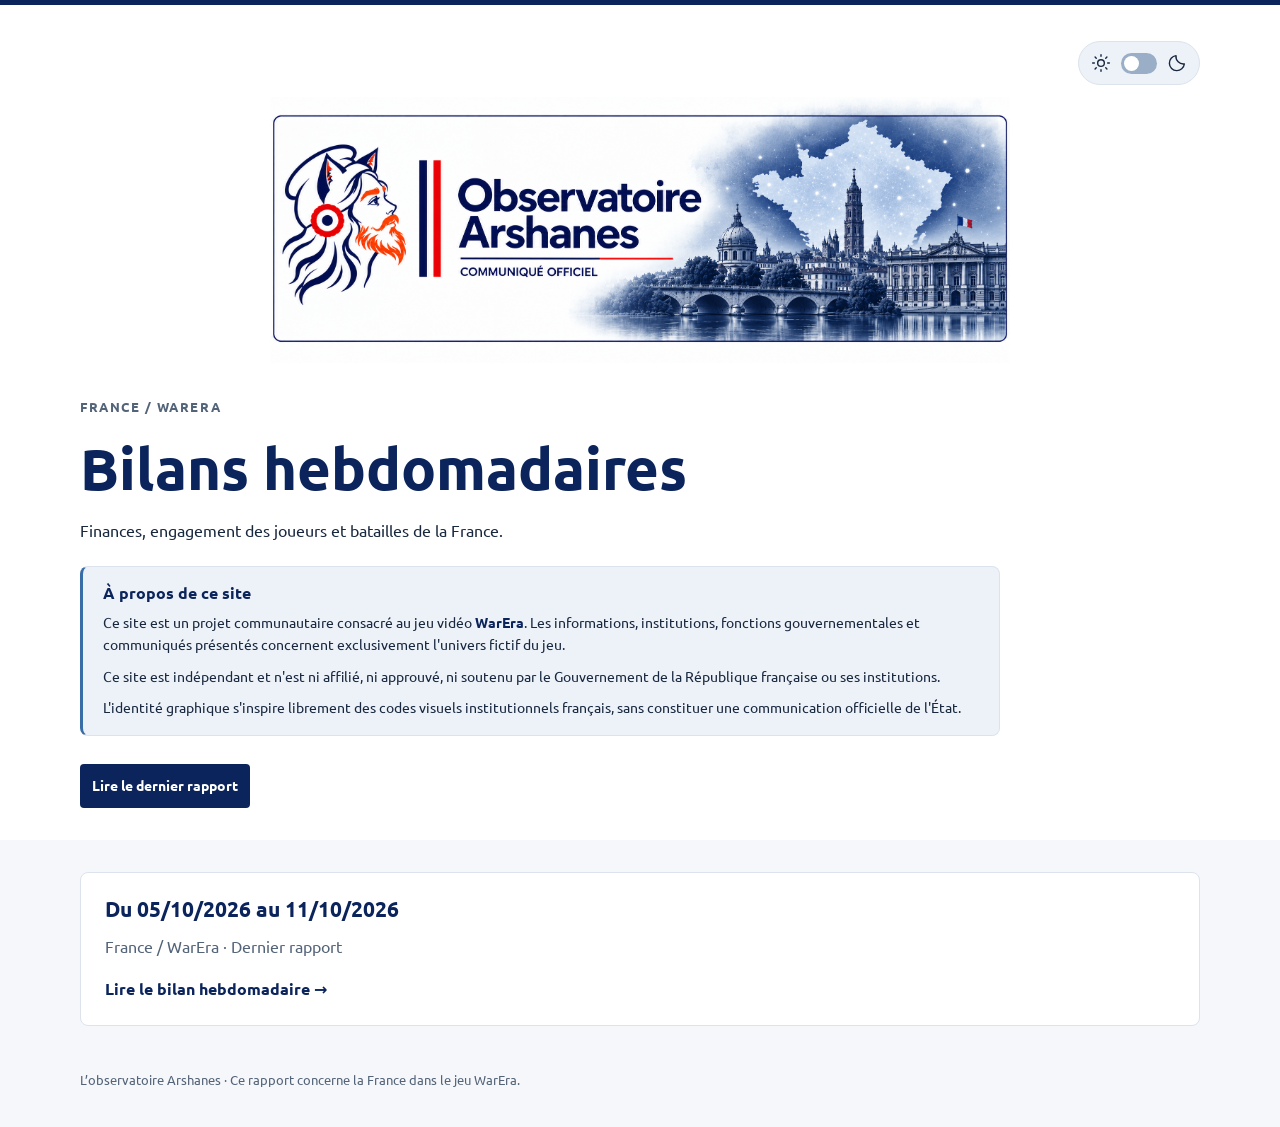
<file: index.html>
<!doctype html>
<html lang="fr"><head><meta charset="utf-8"><meta name="viewport" content="width=device-width, initial-scale=1">
<title>Rapports hebdomadaires / France / WarEra</title>
<script src="assets/theme-96f3febfeff3c931.js"></script><link rel="stylesheet" href="assets/report-b06d2a75551f0e5a.css"></head><body>
<header class="hero"><div class="container"><div class="page-tools" data-theme-anchor><button type="button" class="theme-toggle" data-theme-toggle role="switch" aria-checked="false" aria-label="Mode sombre" hidden>
  <svg class="theme-icon" viewBox="0 0 24 24" aria-hidden="true"><circle cx="12" cy="12" r="4"/><path d="M12 2v2m0 16v2M2 12h2m16 0h2M4.9 4.9l1.4 1.4m11.4 11.4 1.4 1.4M4.9 19.1l1.4-1.4M17.7 6.3l1.4-1.4"/></svg>
  <span class="theme-toggle-track" aria-hidden="true"><span class="theme-toggle-thumb"></span></span>
  <svg class="theme-icon" viewBox="0 0 24 24" aria-hidden="true"><path d="M20.8 13.2A9 9 0 0 1 10.8 3.2a9 9 0 1 0 10 10Z"/></svg>
 </button></div><div class="banner-stack"><img class="banner banner-light" src="assets/banner-1f8e6bd76cbd1a8d.png" alt="L’observatoire Arshanes"><img class="banner banner-dark" src="assets/banner-dark-51a45f7db9714576.png" alt="" aria-hidden="true"></div>
<p class="eyebrow">France / WarEra</p><h1>Bilans hebdomadaires</h1>
<p>Finances, engagement des joueurs et batailles de la France.</p>
<aside class="site-disclaimer" aria-labelledby="site-disclaimer-title">
  <h2 id="site-disclaimer-title">À propos de ce site</h2>
  <p>Ce site est un projet communautaire consacré au jeu vidéo <strong><a href="https://app.warera.io/" target="_blank" rel="noopener noreferrer">WarEra</a></strong>. Les informations, institutions, fonctions gouvernementales et communiqués présentés concernent exclusivement l'univers fictif du jeu.</p>
  <p>Ce site est indépendant et n'est ni affilié, ni approuvé, ni soutenu par le Gouvernement de la République française ou ses institutions.</p>
  <p>L'identité graphique s'inspire librement des codes visuels institutionnels français, sans constituer une communication officielle de l'État.</p>
</aside>
<a class="badge" href="rapports/2026-10-05_2026-10-11.html">Lire le dernier rapport</a></div></header>
<main class="container"><ul class="archive-list">
<li><a href="rapports/2026-10-05_2026-10-11.html"><h2>Du 05/10/2026 au 11/10/2026</h2>
<p>France / WarEra · Dernier rapport</p>
<span>Lire le bilan hebdomadaire →</span></a></li></ul></main>
<footer class="container">L’observatoire Arshanes · Ce rapport concerne la France dans le jeu WarEra.</footer></body></html>
</file>
<file: assets/report-b06d2a75551f0e5a.css>
@font-face { font-family: FlagEmoji; src: url('./flag-emoji-6d90152ee0d29e82.ttf') format('truetype'); font-display: swap; }
@font-face {
  font-family: Ubuntu;
  src: url('./ubuntu-regular-52c1afa489ae7bfd.ttf') format('truetype');
  font-weight: 400;
  font-display: swap;
}
@font-face {
  font-family: Ubuntu;
  src: url('./ubuntu-bold-c90e629e932f7689.ttf') format('truetype');
  font-weight: 700;
  font-display: swap;
}
/* Styles partagés entre les rapports ; les couleurs changent sans recalcul des graphiques. */
/* Palette : les trois couleurs de camp sont remplacées par le générateur. */
:root {
  --blue: #0b245b;
  --red: #df2636;
  --france: #386da7;
  --ink: #18283f;
  --muted: #536378;
  --pale: #edf2f8;
  --page: #f5f7fa;
  --surface: #ffffff;
  --border: #e1e7ee;
  --border-muted: #dce3ec;
  --line: #e3e8ef;
  --row-even: #f0f4f9;
  --highlight: #fbf3df;
  --header-bg: var(--blue);
  --loss-bg: var(--red);
  --neutral-bg: var(--muted);
  --france-bar: var(--france);
  --forge-bar: var(--blue);
  --adverse-bar: var(--red);
  --allies: #287c8e;
  --allies-bar: #287c8e;
  --negative: #be233b;
  --positive: #16815a;
  --treasury-start: #f7faff;
  --treasury-end: #edf3fb;
  --treasury-border: #dce5f2;
  --sankey-balance: var(--blue);
  --sankey-in: #567eb3;
  --sankey-out: var(--red);
  --profile-combat: #c9364d;
  --profile-hybrid: #e2e6eb;
  --profile-hatch: #aab3bf;
  --profile-economy: #3076c4;
  --profile-unavailable: #91a0b5;
  color-scheme: light;
}

* {
  box-sizing: border-box;
}

html {
  scroll-behavior: smooth;
  scroll-padding-top: 24px;
}

body {
  margin: 0;
  background: var(--page);
  color: var(--ink);
  font: 16px/1.6 Ubuntu,system-ui,sans-serif;
}

a {
  color: var(--blue);
  text-decoration: none;
}

a:hover {
  color: var(--france);
}

a:focus-visible,[tabindex]:focus-visible {
  outline: 3px solid var(--france);
  outline-offset: 4px;
}

p {
  margin: 0 0 1rem;
}

h1,h2,h3 {
  line-height: 1.2;
  color: var(--blue);
}

h1 {
  font-size: clamp(2rem,5vw,3.6rem);
  margin: .6rem 0 1rem;
}

h2 {
  font-size: clamp(1.5rem,3vw,2rem);
  margin: 0 0 1.5rem;
}

h3 {
  font-size: 1.25rem;
  margin: 2rem 0 1rem;
}


/* Conteneur principal et en-tête du rapport. Le bandeau reste centré. */
.container {
  width: min(1120px,100% - 48px);
  margin: auto;
}

.hero {
  padding: 36px 0 32px;
  background: var(--surface);
  border-top: 5px solid var(--blue);
}

.banner {
  display: block;
  width: min(740px,100%);
  height: auto;
  margin: 0 auto 30px;
}

.eyebrow {
  text-transform: uppercase;
  font-size: .8rem;
  letter-spacing: .12em;
  color: var(--muted);
  font-weight: 700;
}

.hero .period {
  font-size: 1.25rem;
  color: var(--blue);
}

.badge {
  display: inline-block;
  background: var(--header-bg);
  color: white;
  padding: 6px 12px;
  border-radius: 4px;
  font-size: .85rem;
  font-weight: 700;
}

.intro {
  max-width: 720px;
  margin: 1rem 0 0;
  color: var(--muted);
}


/* Navigation par ancres : le document reste continu, sans pagination. */
nav {
  background: var(--surface);
  border-top: 1px solid var(--line);
  border-bottom: 1px solid var(--line);
}

nav .container {
  display: flex;
  flex-wrap: wrap;
  gap: 8px 24px;
  padding-block: 16px;
}

nav a {
  font-size: .9rem;
  font-weight: 700;
  padding: 3px 0;
}

.skip {
  position: absolute;
  left: 12px;
  top: -100px;
  background: var(--surface);
  padding: 12px;
  z-index: 3;
}

.skip:focus {
  top: 10px;
}

main {
  padding: 32px 0;
}

section {
  background: var(--surface);
  padding: 36px;
  border: 1px solid var(--border);
  border-radius: 10px;
  margin: 0 0 24px;
  min-width: 0;
}


/* Chiffres clés et encadrés explicatifs. */
.stat {
  background: var(--pale);
  padding: 24px;
  border-radius: 6px;
  margin: 0 0 24px;
}

.stat>span {
  display: block;
  font-size: .85rem;
  text-transform: uppercase;
  letter-spacing: .04em;
  color: var(--blue);
  font-weight: 700;
}

.stat strong {
  display: block;
  font-size: clamp(1.8rem,5vw,2.8rem);
  color: var(--blue);
  margin: 6px 0;
}

.stat p {
  margin: 0;
}

/* Montant et variation boursière restent lisibles quand la ligne se replie sur mobile. */
.treasury-stat { background: linear-gradient(120deg, var(--treasury-start), var(--treasury-end)); border: 1px solid var(--treasury-border); border-radius: 16px; box-shadow: 0 6px 22px #15366b08; }
.treasury-value { display: flex; align-items: center; flex-wrap: wrap; gap: 8px 12px; margin: 10px 0 12px; }
.treasury-value strong { margin: 0; letter-spacing: -.035em; line-height: 1.15; }
.treasury-currency { color: var(--muted); font-size: 1rem; font-weight: 700; }
.treasury-trend { display: inline-flex; align-items: center; gap: 5px; font-size: 1.05rem; font-weight: 700; white-space: nowrap; }
.treasury-trend svg { width: 23px; height: 23px; fill: none; stroke: currentColor; stroke-width: 2; stroke-linecap: round; stroke-linejoin: round; }
.treasury-trend.down { color: var(--negative); }
.treasury-trend.up { color: var(--positive); }
.treasury-trend.flat { color: var(--muted); }

.note {
  padding: 18px 20px;
  background: var(--pale);
  border-left: 3px solid var(--blue);
  border-radius: 4px;
  margin: 20px 0;
  color: var(--blue);
}


/* Garder la structure de tableau sur tous les écrans ; seul son cadre défile. */
.table-wrap {
  max-width: 100%;
  margin: 20px 0 24px;
  overflow-x: auto;
  overscroll-behavior-x: contain;
  -webkit-overflow-scrolling: touch;
}

table {
  width: 100%;
  border-collapse: collapse;
  font-size: .9rem;
  line-height: 1.45;
}

caption {
  text-align: left;
  color: var(--muted);
  padding: 0 0 10px;
  font-size: .85rem;
}

th {
  background: var(--header-bg);
  color: white;
  text-align: left;
  font-weight: 700;
}

th,td {
  padding: 12px 14px;
  vertical-align: top;
  overflow-wrap: anywhere;
}

td {
  border-bottom: 1px solid var(--border);
  font-variant-numeric: tabular-nums;
}

tbody tr:nth-child(even) {
  background: var(--row-even);
}

tbody tr.highlight {
  background: var(--highlight);
  font-weight: 700;
}


/* Le Sankey défile dans son cadre sur petit écran, sans élargir la page. */
figure {
  margin: 24px 0 0;
}

.diagram-scroll {
  max-width: 100%;
  overflow-x: auto;
}

.diagram-scroll svg {
  display: block;
  width: 100%;
  min-width: 700px;
  height: auto;
}

figcaption {
  color: var(--muted);
  font-size: .85rem;
  margin-top: 12px;
}

.mobile-hint {
  display: none;
}


/* Fiches de bataille : France en bleu clair, autres membres FORGE en bleu foncé. */
.battle-grid {
  display: grid;
  grid-template-columns: repeat(2,minmax(0,1fr));
  gap: 20px;
  margin: 24px 0;
}

.battle {
  border: 1px solid var(--border-muted);
  border-radius: 6px;
  overflow: hidden;
  background: var(--pale);
  min-width: 0;
}

.battle header {
  display: flex;
  align-items: start;
  justify-content: space-between;
  gap: 16px;
  padding: 14px 18px;
  background: var(--header-bg);
  color: white;
}

.battle.loss header {
  background: var(--loss-bg);
}

.battle.neutral header {
  background: var(--neutral-bg);
}

.battle header h3 {
  font-size: 1rem;
  margin: 0;
  color: inherit;
}

.battle header a {
  color: white;
}

.battle header span {
  font-size: .8rem;
  font-weight: 700;
  white-space: nowrap;
}

.battle-body {
  padding: 18px;
}

.belligerents {
  display: grid;
  grid-template-columns: minmax(0,1fr) minmax(0,1fr);
  gap: 16px;
  padding: 0 0 16px;
  margin: 0 0 16px;
  border-bottom: 1px solid var(--line);
}
.belligerent-role { font-size: .8rem; color: var(--blue); font-weight: 700; margin: 0 0 6px; }
.belligerents > div:last-child .belligerent-role { color: var(--red); }
.belligerent-name { margin: 0 0 12px; }
.belligerent-finances { margin: 0; }
.belligerent-finances > div { margin: 0 0 8px; }
.belligerent-finances > div:last-child { margin-bottom: 0; }
.belligerent-finances dt { color: var(--muted); font-size: .75rem; }
.belligerent-finances dd { color: var(--ink); font-size: .85rem; margin: 2px 0 0; font-variant-numeric: tabular-nums; }
.belligerent-finances .unavailable { color: var(--muted); font-size: .8rem; }

.france {
  color: var(--france);
  font-weight: 700;
  margin: 0 0 5px;
}

.camp-totals {
  display: flex;
  justify-content: space-between;
  flex-wrap: wrap;
  gap: 4px 12px;
  font-size: .85rem;
  font-weight: 700;
  margin: 0 0 12px;
}

.forge {
  color: var(--blue);
}

.adverse {
  color: var(--red);
}

.damage-bar {
  height: 14px;
  display: flex;
  background: var(--border-muted);
  overflow: hidden;
  border-radius: 2px;
}

.damage-bar span {
  height: 100%;
  display: block;
  flex-shrink: 0;
  /* Séparer les couleurs sans ajouter de largeur ni modifier les proportions. */
  box-shadow: inset -1px 0 var(--pale);
}
.damage-bar span:last-child { box-shadow: none; }

.france-segment {
  background: var(--france-bar);
}

.forge-segment {
  background: var(--forge-bar);
}

.adverse-segment {
  background: var(--adverse-bar);
}

.battle-link {
  text-align: right;
  font-size: .85rem;
  font-weight: 700;
  margin: 20px 0 0;
}

.notes {
  padding-left: 20px;
}

.notes li {
  margin: 12px 0;
  color: var(--muted);
}

/* Sources : blocs de lecture indépendants, empilés sur les petits écrans. */
.sources-period { padding: 20px 24px; border: 1px solid var(--border); border-left: 4px solid var(--france); border-radius: 10px; background: var(--pale); }
.sources-period p { margin: 7px 0 0; }
.sources-period-note { color: var(--muted); font-size: .88rem; }
.sources-grid { display: grid; grid-template-columns: repeat(2,minmax(0,1fr)); gap: 14px; }
.source-card { min-width: 0; padding: 20px; border: 1px solid var(--border); border-radius: 10px; background: var(--surface); }
.source-card h4 { margin: 0 0 9px; font-size: 1rem; color: var(--ink); }
.source-card p { margin: 0; color: var(--muted); font-size: .9rem; line-height: 1.65; }
.sources-reading .source-card { background: var(--row-even); }
.sources-links { margin-top: 24px; padding: 22px; border: 1px solid var(--border); border-radius: 10px; background: var(--pale); }
.sources-links h3 { margin-top: 0; }
.sources-links p { color: var(--muted); font-size: .9rem; }
.sources-links > a { display: inline-flex; padding: 10px 14px; border: 1px solid var(--border-muted); border-radius: 7px; background: var(--surface); font-weight: 600; }
@media (max-width: 720px) {
  .sources-grid { grid-template-columns: minmax(0,1fr); gap: 10px; }
  .sources-period, .source-card, .sources-links { padding: 16px; }
}

footer {
  padding: 12px 0 36px;
  color: var(--muted);
  font-size: .8rem;
}


/* Tablettes : les fiches de bataille passent sur une seule colonne. */
@media(max-width:800px) {

  /* Fiches de bataille : France en bleu clair, autres membres FORGE en bleu foncé. */
  .battle-grid {
    grid-template-columns: 1fr;
  }


  /* Conteneur principal et en-tête du rapport. Le bandeau reste centré. */
  .container {
    width: calc(100% - 32px);
  }

  section {
    padding: 24px;
  }

  .mobile-hint {
    display: block;
    margin-top: 6px;
  }

}


/* Téléphones : tableaux compacts, avec colonnes conservées et défilement local. */
@media(max-width:600px) {
  body {
    font-size: 15px;
  }

  .hero {
    padding-top: 24px;
  }

  .banner {
    margin-bottom: 24px;
  }

  nav .container {
    gap: 8px 18px;
  }

  main {
    padding-top: 20px;
  }


  /* Conteneur principal et en-tête du rapport. Le bandeau reste centré. */
  .container {
    width: calc(100% - 24px);
  }

  section {
    padding: 20px 16px;
    margin-bottom: 16px;
  }


  /* Chiffres clés et encadrés explicatifs. */
  .stat {
    padding: 18px;
  }

  /* Les tableaux courts tiennent dans la page. Les plus larges gardent des
     colonnes lisibles, sans rétrécir les chiffres ni élargir toute la page. */
  table { font-size: .8rem; line-height: 1.4; }
  th, td { padding: 10px 8px; vertical-align: middle; }
  caption { font-size: .85rem; }
  .table-wrap[data-columns="4"] table { min-width: 560px; }
  .table-wrap[data-columns="6"] table { min-width: 730px; }
  .value-with-icon { white-space: nowrap; }
  .table-scroll-hint { display: block; color: var(--muted); font-size: .75rem; margin: 16px 0 -10px; }

  .note {
    padding: 16px;
  }

  .battle-body {
    padding: 16px;
  }

  .battle header {
    padding: 14px 16px;
  }

  .belligerents {
    grid-template-columns: 1fr;
    gap: 12px;
  }

}


/* Respecter les préférences de mouvement du lecteur. */
@media(prefers-reduced-motion:reduce) {
  html {
    scroll-behavior: auto;
  }

}


/* Impression : retirer la navigation et éviter de couper les batailles. */
@media print {
  body {
    background: var(--surface);
  }

  nav,.skip {
    display: none;
  }


  /* Conteneur principal et en-tête du rapport. Le bandeau reste centré. */
  .container {
    width: 100%;
  }

  section {
    border: 0;
    padding: 16px 0;
  }

  .battle {
    break-inside: avoid;
  }

  .diagram-scroll svg {
    min-width: 0;
  }

}



/* Alliés : bleu-vert distinct des deux bleus de France et FORGE. */
.allies {
  color: var(--allies);
}

.allies-segment {
  background: var(--allies-bar);
}

.contributions {
  display: flex;
  flex-direction: column;
  gap: 4px;
  font-weight: 700;
  font-size: .9rem;
  margin: 0 0 16px;
}

.contributions .france {
  margin: 0;
}

.battle-role {
  color: var(--muted);
  font-size: .8rem;
  margin: 12px 0 0;
}

.battle[hidden], #battle-empty[hidden] {
  display: none;
}


/* Les cases d'une même catégorie s'additionnent ; les catégories se combinent. */
.battle-filters {
  display: grid;
  grid-template-columns: 1fr 1.4fr;
  gap: 20px 28px;
  align-items: start;
  padding: 18px;
  background: var(--pale);
  border: 1px solid var(--border-muted);
  border-radius: 6px;
  margin: 20px 0 12px;
}

.battle-filter-heading { grid-column: 1 / -1; display: flex; justify-content: space-between; align-items: center; gap: 12px; }
.battle-filter-heading h3 { margin: 0; font-size: .95rem; color: var(--blue); }
.battle-filter-heading button { font-size: .75rem; border-color: var(--border-muted); }
.battle-filter-options label { min-height: 42px; padding: 8px 12px; border: 1px solid var(--border-muted); border-radius: 8px; background: var(--surface); font-size: .8rem; }
.battle-filter-options label:has(input:checked) { background: var(--header-bg); color: white; border-color: var(--france); }
.battle-filter-options label:hover { border-color: var(--france); }
.battle-filter-options label:has(input:focus-visible) { outline: 2px solid var(--france); outline-offset: 3px; }
.battle-filters .battle-sort-controls { grid-column: 1 / -1; display: grid; grid-template-columns: minmax(0,2fr) minmax(0,1fr); gap: 12px; border-top: 1px solid var(--line); padding-top: 12px; }
.battle-sort-controls .battle-select-label, .battle-sort-controls select { width: 100%; }

.battle-filters fieldset {
  border: 0;
  padding: 0;
  margin: 0;
  display: flex;
  flex-wrap: wrap;
  gap: 10px 18px;
  min-width: 0;
}

.battle-filters legend {
  color: var(--muted);
  font-size: .8rem;
  font-weight: 700;
  padding: 0 0 6px;
}

.battle-filters label {
  display: inline-flex;
  align-items: center;
  gap: 7px;
  cursor: pointer;
}

.battle-filters input {
  accent-color: var(--blue);
  width: 18px;
  height: 18px;
  flex-shrink: 0;
}

.battle-filters button {
  background: var(--surface);
  border: 1px solid var(--blue);
  border-radius: 4px;
  padding: 9px 12px;
  color: var(--blue);
  font: inherit;
  cursor: pointer;
}

.battle-filters button:focus-visible {
  outline: 3px solid var(--france);
  outline-offset: 3px;
}

.filter-summary {
  color: var(--muted);
  font-size: .85rem;
}

@media (max-width: 600px) {
  .belligerents {
    grid-template-columns: 1fr 1fr;
  }

  .battle-filters {
    grid-template-columns: minmax(0,1fr);
    padding: 14px;
  }

}

@media print {
  .battle-filters {
    display: none;
  }

}


/* Accueil des archives : réutilise le thème et les ressources des rapports. */
.archive-list {
  display: grid;
  grid-template-columns: repeat(auto-fit, minmax(min(100%, 320px), 1fr));
  gap: 24px;
  list-style: none;
  padding: 0;
  margin: 0;
}
.archive-list li {
  background: var(--surface);
  border: 1px solid var(--border-muted);
  border-radius: 8px;
}
.archive-list a { display: block; padding: 24px; height: 100%; }
.archive-list h2 { font-size: 1.3rem; margin: 0 0 12px; }
.archive-list p { color: var(--muted); }
.archive-list span { font-weight: 700; }

/* Le classement des combattants reçoit davantage de place pour les noms et les MU. */
.leaderboards {
  display: grid;
  grid-template-columns: minmax(0, .36fr) minmax(0, .64fr);
  gap: 24px;
  align-items: start;
}
.leaderboards article { min-width: 0; }
.leaderboards table { table-layout: fixed; font-size: .85rem; }
.leaderboards caption { color: var(--blue); font-size: 1.05rem; font-weight: 700; }
.leaderboards th, .leaderboards td { padding: 10px 8px; vertical-align: middle; }
.leaderboards th:first-child { width: 10%; }
#donateurs th:first-child { width: 15%; }
#donateurs th:nth-child(2) { width: 53%; }
#donateurs th:nth-child(3) { width: 32%; }
.rank-medal { width: 20px; height: 25px; vertical-align: middle; }
.mu-country { display: inline-flex; align-items: center; gap: 7px; }
.country-flag { display: inline-block; font-family: FlagEmoji, "Apple Color Emoji", "Segoe UI Emoji", sans-serif; font-size: 20px; font-weight: 400; line-height: 1.2; flex: 0 0 auto; }
/* Le podium complète les remerciements à l’ensemble des participants. */
.government { margin: 22px 0; max-width: 800px; }
.government :is(h2,h3) { font-size: .85rem; text-transform: uppercase; letter-spacing: .05em; margin: 0 0 14px; }
.government dl { display: grid; grid-template-columns: repeat(auto-fit, minmax(200px, 1fr)); gap: 14px 28px; margin: 0; }
.government dt { font-size: .8rem; color: var(--muted); }
.government dd { margin: 3px 0 0; font-weight: 700; }
/* Une introduction collective, deux podiums puis un mot de clôture commun. */
.ranking-thanks { margin: 28px 0 0; padding: clamp(20px, 3vw, 32px); border: 1px solid var(--border); border-radius: 12px; background: var(--pale); color: var(--ink); }
.ranking-thanks h3 { margin: 0 0 14px; font-size: 1.25rem; }
.ranking-thanks p { margin: 0; }
.thanks-opening { max-width: 78ch; line-height: 1.75; }
.thanks-groups { display: grid; grid-template-columns: repeat(2, minmax(0, 1fr)); gap: 18px; margin: 24px 0; }
.thanks-group-title { color: var(--blue); font-size: .9rem; line-height: 1.6; }
.thanks-closing { padding-top: 20px; border-top: 1px solid var(--border-muted); font-size: .95rem; line-height: 1.75; }
@media (max-width: 640px) { .thanks-groups { grid-template-columns: 1fr; gap: 14px; } }
.editorial-body { max-width: 850px; border-left: 3px solid var(--blue); padding-left: 24px; line-height: 1.85; }
.editorial-body p { margin: 0 0 20px; }
.editorial-body .editorial-signature { color: var(--blue); font-weight: 700; margin: 28px 0 0; }
@media (max-width: 600px) { .editorial-body { padding-left: 16px; } }

/* La version claire reste le défaut. La préférence du navigateur est appliquée dans le head. */
.banner-stack { display: grid; width: min(740px,100%); margin: 0 auto 30px; }
.banner-stack .banner { grid-area: 1 / 1; width: 100%; margin: 0; }
.banner-dark { opacity: 0; pointer-events: none; }
.page-tools { display: flex; justify-content: flex-end; min-height: 44px; margin: 0 0 12px; }
.theme-toggle {
  display: inline-flex; align-items: center; gap: 10px;
  padding: 9px 12px; border: 1px solid var(--border-muted); border-radius: 999px;
  background: var(--pale); color: var(--ink); font: inherit; font-size: .85rem;
  font-weight: 700; cursor: pointer; min-height: 44px;
}
.theme-toggle[hidden] { display: none; }
.theme-toggle:focus-visible { outline: 3px solid var(--france); outline-offset: 4px; }
.theme-toggle:hover { border-color: var(--france); }
.theme-icon { width: 20px; height: 20px; flex-shrink: 0; fill: none; stroke: currentColor; stroke-width: 1.7; stroke-linecap: round; stroke-linejoin: round; }
.theme-toggle.is-floating {
  position: fixed; top: max(12px, env(safe-area-inset-top)); right: max(16px, env(safe-area-inset-right));
  z-index: 30; background: var(--surface); box-shadow: 0 4px 20px #0003;
}
.value-symbols { position: absolute; width: 0; height: 0; overflow: hidden; }
.value-icon { width: 1.15em; height: 1.15em; fill: currentColor; flex: 0 0 auto; vertical-align: -.18em; }
.value-with-icon { display: inline-flex; align-items: center; gap: .25em; vertical-align: baseline; }
.value-with-icon > span { min-width: 0; }
.stat strong.headline-value { display: inline-flex; align-items: center; gap: .18em; }
.headline-value .value-icon { width: .85em; height: .85em; }
.sankey-budget-label { display: flex; justify-content: center; align-items: center; gap: 8px; color: var(--blue); font-size: 16px; font-weight: 700; padding-top: 10px; }
@media (max-width: 600px) {
  /* Le bouton reste accessible sans recouvrir les titres sur les petits écrans. */
  .theme-toggle.is-floating { top: auto; bottom: max(16px, env(safe-area-inset-bottom)); }
}
.finance-flows-mobile { display: none; }
@media (max-width: 600px) {
  .finance-flows-wide { display: none; }
  .finance-flows-mobile { display: block; }
  .finance-flows-mobile h4 { color: var(--blue); margin: 24px 0 10px; font-size: 1.05rem; }
}
.theme-toggle-track { width: 36px; height: 21px; border-radius: 999px; background: #9aaec7; padding: 3px; }
.theme-toggle-thumb { display: block; width: 15px; height: 15px; border-radius: 50%; background: #fff; transition: transform 50ms ease; }

/* Palette nuit : surfaces de bleu ardoise sur le fond presque noir du bandeau,
   textes clairs et accents distincts pour les camps, profils et variations. */
@media screen {
  :root[data-theme="dark"] {
    color-scheme: dark;
    /* Même bleu presque noir que le bandeau. Les surfaces montent progressivement
       en luminosité ; les lignes alternées et les bordures restent bien distinctes. */
    --page: #030a16;
    --surface: #0b1525;
    --ink: #cbd4df;
    --muted: #9eacbd;
    --pale: #14243a;
    --blue: #afc3df;
    --red: #f5a5b5;
    --france: #a6d2f5;
    --border: #2c4059;
    --border-muted: #3b526e;
    --line: #30445e;
    --row-even: #132339;
    --highlight: #163d49;
    --header-bg: #253e5e;
    --loss-bg: #713247;
    --neutral-bg: #34465d;
    --france-bar: #7dd3fc;
    --forge-bar: #3b82f6;
    --adverse-bar: #ff4566;
    --allies: #8bd8d5;
    --allies-bar: #00e0b8;
    --negative: #f5a5b5;
    --positive: #8ad6b5;
    --treasury-start: #172c43;
    --treasury-end: #101f33;
    --treasury-border: #3b536f;
    --sankey-balance: var(--profile-hybrid);
    --sankey-in: var(--profile-economy);
    --sankey-out: var(--profile-combat);
    --profile-combat: #ff4d65;
    --profile-hybrid: #d8dee6;
    --profile-hatch: #8d98a8;
    --profile-economy: #3999ff;
    --profile-unavailable: #8d9db4;
  }
  /* Segoe UI offre un dessin plus régulier sur Windows. Un gris clair adouci
     et un interligne aéré évitent l'effet de texte blanc éblouissant sur le fond nuit. */
  [data-theme="dark"] body {
    font-family: "Segoe UI", system-ui, -apple-system, BlinkMacSystemFont, Arial, sans-serif;
    font-weight: 400;
    line-height: 1.7;
    -webkit-font-smoothing: antialiased;
    -moz-osx-font-smoothing: grayscale;
    text-rendering: optimizeLegibility;
  }
  [data-theme="dark"] h1, [data-theme="dark"] h2, [data-theme="dark"] h3 { font-weight: 600; line-height: 1.3; }
  [data-theme="dark"] thead th, [data-theme="dark"] .badge { color: #d9e1ec; font-weight: 600; }
  [data-theme="dark"] .banner-light { opacity: 0; }
  [data-theme="dark"] .hero { background: var(--page); }
  [data-theme="dark"] .banner-dark { opacity: 1; }
  /* Le nom et son segment utilisent la même couleur : aucune légende inversée. */
  [data-theme="dark"] .contributions .france { color: var(--france-bar); }
  [data-theme="dark"] .contributions .forge { color: var(--forge-bar); }
  [data-theme="dark"] .theme-toggle-track { background: var(--forge-bar); }
  [data-theme="dark"] .theme-toggle-thumb { background: var(--ink); }
  [data-theme="dark"] .treasury-stat { box-shadow: 0 6px 22px #020e1e33; }
  [data-theme="dark"] .theme-toggle.is-floating { box-shadow: 0 4px 20px #020e1e66; }
  [data-theme="dark"] .theme-toggle-thumb { transform: translateX(15px); }
  [data-theme="dark"] .diagram-scroll path[fill-opacity] { fill-opacity: .65; }
}
@media (prefers-reduced-motion: reduce) { .theme-toggle-thumb { transition: none; } }
@media print { .page-tools { display: none; } }
.thanks-group { margin: 0; padding: 18px; border: 1px solid var(--border); border-radius: 10px; background: var(--surface); min-width: 0; }
.thanks-podium { display: grid; gap: 4px; list-style: none; padding: 0; margin: 12px 0 0; }
.thanks-podium li { display: flex; align-items: center; gap: 12px; min-width: 0; padding: 9px 0; }
.thanks-podium li + li { border-top: 1px solid var(--line); }
.thanks-podium .rank-medal { flex: 0 0 20px; }
.thanks-podium strong { min-width: 0; overflow-wrap: anywhere; }
#combattants th:nth-child(2) { width: 26%; }
#combattants th:nth-child(3) { width: 38%; }
#combattants th:nth-child(4) { width: 26%; }

/* Les largeurs utilisent les proportions exactes, avant arrondi des pourcentages. */
.profile-distribution {
  display: flex;
  height: 24px;
  overflow: hidden;
  border-radius: 5px;
  margin: 4px 0 16px;
  background: var(--pale);
}
.profile-distribution span { display: block; height: 100%; }
.profile-legend {
  display: flex;
  flex-wrap: wrap;
  gap: 12px 24px;
  padding: 0;
  margin: 0 0 24px;
  list-style: none;
  font-size: .85rem;
}
.profile-legend li { display: flex; align-items: center; gap: 8px; }
.profile-swatch { width: 12px; height: 12px; border-radius: 2px; flex-shrink: 0; }
.profile-swatch-hybrid { background: var(--profile-hybrid) !important; }
.profile-table-wrap { container-type: inline-size; }
.profile-summary > tbody > tr > th { background: transparent; color: var(--ink); border-bottom: 1px solid var(--border); font-weight: 400; }
.profile-summary > tbody > tr:nth-child(even of :not(.profile-players-row)) { background: var(--row-even); }
.profile-summary > tbody > tr.profile-players-row > td { padding: 14px; background: var(--page); }
.profile-players-panel { max-width: calc(100cqi - 28px); padding: 14px; border: 1px solid var(--border); border-radius: 10px; background: var(--surface); }
.profile-player-scroll { max-height: 400px; overflow: auto; scrollbar-gutter: stable; padding-right: 14px; }
.profile-player-table { min-width: 440px; margin: 0; font-size: .8rem; }
.profile-player-table th { position: sticky; top: 0; z-index: 1; }
.profile-player-table tbody tr:nth-child(even) { background: var(--row-even); }
.profile-player-table th:not(:first-child), .profile-player-table td:not(:first-child) { text-align: right; white-space: nowrap; }
.profile-player-table td { vertical-align: middle; }
.profile-histogram { margin: 22px 0 16px; padding: 18px 16px 8px; border: 1px solid var(--border); border-radius: 10px; background: var(--surface); }
.profile-histogram figcaption { font-weight: 600; margin-bottom: 16px; }
.profile-chart-scroll { overflow-x: auto; scrollbar-gutter: stable; }
.profile-histogram svg { display: block; width: 100%; min-width: 560px; height: auto; }
.profile-histogram text { fill: var(--muted); font-family: inherit; font-size: 12px; }
.profile-histogram .profile-bar-count { fill: var(--ink); font-weight: 600; }
.profile-gridline { stroke: var(--border); stroke-width: 1; }
.profile-level-details { border: 1px solid var(--border); border-radius: 8px; margin: 18px 0; padding: 14px; }
.profile-level-details > summary { cursor: pointer; font-weight: 600; }
.profile-level-details[open] > summary { margin-bottom: 16px; }
@media (max-width: 720px) { .profile-histogram { padding: 14px 10px 6px; } }
@media (min-width: 1001px) {
  .leaderboards tbody tr { height: 64px; }
}
@media (max-width: 1000px) {
  .leaderboards { grid-template-columns: 1fr; }
}

/* Animer la palette à sa source évite que les couleurs héritées retardent
   les fondus des enfants. Toutes les rubriques changent ensemble en 50 ms. */
@property --blue { syntax: '<color>'; inherits: true; initial-value: #0b245b; }
@property --red { syntax: '<color>'; inherits: true; initial-value: #df2636; }
@property --france { syntax: '<color>'; inherits: true; initial-value: #386da7; }
@property --ink { syntax: '<color>'; inherits: true; initial-value: #18283f; }
@property --muted { syntax: '<color>'; inherits: true; initial-value: #536378; }
@property --pale { syntax: '<color>'; inherits: true; initial-value: #edf2f8; }
@property --page { syntax: '<color>'; inherits: true; initial-value: #f5f7fa; }
@property --surface { syntax: '<color>'; inherits: true; initial-value: #ffffff; }
@property --border { syntax: '<color>'; inherits: true; initial-value: #e1e7ee; }
@property --border-muted { syntax: '<color>'; inherits: true; initial-value: #dce3ec; }
@property --line { syntax: '<color>'; inherits: true; initial-value: #e3e8ef; }
@property --row-even { syntax: '<color>'; inherits: true; initial-value: #f0f4f9; }
@property --highlight { syntax: '<color>'; inherits: true; initial-value: #fbf3df; }
@property --header-bg { syntax: '<color>'; inherits: true; initial-value: #0b245b; }
@property --loss-bg { syntax: '<color>'; inherits: true; initial-value: #df2636; }
@property --neutral-bg { syntax: '<color>'; inherits: true; initial-value: #536378; }
@property --france-bar { syntax: '<color>'; inherits: true; initial-value: #386da7; }
@property --forge-bar { syntax: '<color>'; inherits: true; initial-value: #0b245b; }
@property --adverse-bar { syntax: '<color>'; inherits: true; initial-value: #df2636; }
@property --allies { syntax: '<color>'; inherits: true; initial-value: #287c8e; }
@property --allies-bar { syntax: '<color>'; inherits: true; initial-value: #287c8e; }
@property --negative { syntax: '<color>'; inherits: true; initial-value: #be233b; }
@property --positive { syntax: '<color>'; inherits: true; initial-value: #16815a; }
@property --treasury-start { syntax: '<color>'; inherits: true; initial-value: #f7faff; }
@property --treasury-end { syntax: '<color>'; inherits: true; initial-value: #edf3fb; }
@property --treasury-border { syntax: '<color>'; inherits: true; initial-value: #dce5f2; }
@property --sankey-balance { syntax: '<color>'; inherits: true; initial-value: #0b245b; }
@property --sankey-in { syntax: '<color>'; inherits: true; initial-value: #567eb3; }
@property --sankey-out { syntax: '<color>'; inherits: true; initial-value: #df2636; }
@property --profile-combat { syntax: '<color>'; inherits: true; initial-value: #c9364d; }
@property --profile-hybrid { syntax: '<color>'; inherits: true; initial-value: #e2e6eb; }
@property --profile-economy { syntax: '<color>'; inherits: true; initial-value: #3076c4; }
@property --profile-unavailable { syntax: '<color>'; inherits: true; initial-value: #91a0b5; }
@media screen and (prefers-reduced-motion: no-preference) {
  :root.theme-ready {
    transition-property: --blue, --red, --france, --ink, --muted, --pale, --page, --surface, --border, --border-muted, --line, --row-even, --highlight, --header-bg, --loss-bg, --neutral-bg, --france-bar, --forge-bar, --adverse-bar, --allies, --allies-bar, --negative, --positive, --treasury-start, --treasury-end, --treasury-border, --sankey-balance, --sankey-in, --sankey-out, --profile-combat, --profile-hybrid, --profile-economy, --profile-unavailable;
    transition-duration: 50ms;
    transition-timing-function: ease-in-out;
  }
  .theme-ready .banner-stack .banner { transition: opacity 50ms ease-in-out; }
  .theme-ready .theme-toggle-thumb { transition: transform 50ms ease-in-out, background-color 50ms ease-in-out; }
  .theme-ready .diagram-scroll path[fill-opacity] { transition: fill-opacity 50ms ease-in-out; }
}
@media print { .banner-stack .banner-dark { display: none; } .banner-stack .banner-light { opacity: 1; } }

/* Mention intégrée sous la date, dans la même largeur de lecture que l’introduction. */
.site-disclaimer {
  max-width: 920px;
  margin: 22px 0 28px;
  padding: 16px 20px;
  background: var(--pale);
  border: 1px solid var(--border-muted);
  border-left: 3px solid var(--france);
  border-radius: 8px;
  color: var(--ink);
  font-size: .85rem;
  line-height: 1.6;
}
.site-disclaimer :is(h2,h3) { font-size: 1rem; margin: 0 0 10px; }
.site-disclaimer p { margin: 0 0 10px; }
.site-disclaimer p:last-child { margin-bottom: 0; }
@media (max-width: 600px) {
  .site-disclaimer { max-width: 100%; margin: 20px 0 24px; padding: 14px 16px; }
}

/* Le total des primes est commun aux deux camps et ne répète pas leurs noms. */

.table-scroll-hint { display: none; }
.table-wrap:focus-visible { outline: 3px solid var(--france); outline-offset: 3px; }
@media screen and (max-width: 600px) {
  .table-scroll-hint { display: block; }
  .leaderboards table { table-layout: auto; font-size: .8rem; }
  .leaderboards th, .leaderboards td { padding: 10px 8px; }
  .leaderboards th:first-child { white-space: nowrap; }
  #donateurs th:first-child { width: 44px; }
  #donateurs th:nth-child(2) { width: auto; }
  #donateurs th:nth-child(3) { width: 92px; }
}
@media print { .table-wrap { overflow: visible; } }

/* Portrait de presse à droite ; le texte retrouve toute sa largeur sous la photo. */
.editorial-body { display: flow-root; max-width: none; }
.editorial-portrait { float: right; width: min(30%, 240px); margin: 0 0 20px 30px; }
.editorial-portrait img { display: block; width: 100%; height: auto; border-radius: 8px; border: 1px solid var(--border-muted); }
.editorial-portrait figcaption { text-align: center; font-size: .72rem; margin-top: 6px; }
.editorial-signature { clear: both; }
@media (max-width: 600px) {
  .editorial-portrait { float: none; width: min(220px,100%); margin: 0 auto 24px; }
}

/* Liens d’accès au jeu et à la communauté : toute la surface du bouton est cliquable. */
a.badge { display: inline-flex; align-items: center; min-height: 44px; }
a.badge:hover { color: white; filter: brightness(1.15); }
.community-actions { display: flex; flex-wrap: wrap; align-items: center; gap: 12px; }
a.badge.community-link { background: transparent; color: var(--blue); border: 1px solid var(--border-muted); }
a.badge.community-link:hover { background: var(--pale); border-color: var(--france); }

/* Fiche synthétique : pays, résultat chiffré, barre ; détails facultatifs au clavier. */
.battle-grid { position: relative; align-items: start; overflow-anchor: none; }
/* Le volet ouvert bénéficie de toute la largeur, même sans script d'animation. */
.battle:has(.battle-details[open]) { grid-column: 1 / -1; }
.belligerents { border-bottom: 0; padding-bottom: 0; margin-bottom: 12px; }
.belligerent-name { margin-bottom: 0; }
.battle-details { margin-top: 18px; border: 1px solid var(--border-muted); border-radius: 6px; }
.battle-details summary { cursor: pointer; background: var(--page); color: var(--blue); border-radius: 5px; font-size: .85rem; font-weight: 700; padding: 12px; min-height: 44px; }
.battle-details summary:hover { background: var(--surface); }
.battle-details summary:focus-visible { outline: 3px solid var(--france); outline-offset: 3px; }
.battle-details[open] summary { border-bottom: 1px solid var(--line); border-radius: 5px 5px 0 0; }
.battle-details-body { padding: 14px 12px; }
.battle-stats-wrap { margin: 14px 0; container-type: inline-size; }
.battle-stats { font-size: .75rem; line-height: 1.4; }
.battle-stats caption { font-size: .75rem; }
.battle-stats th, .battle-stats td { padding: 9px 7px; vertical-align: middle; }
.battle-stats thead th:first-child { width: 44%; }
.battle-stats tbody th { background: transparent; color: var(--ink); font-weight: 400; border-bottom: 1px solid var(--border); }
.battle-stats .battle-stat-group th { background: var(--header-bg); color: white; font-weight: 700; }
.battle-stats td { font-variant-numeric: tabular-nums; }
/* Compter uniquement les lignes de données : les volets et intertitres ne
   doivent pas décaler l'alternance lorsqu'une liste est ouverte. */
.battle-stats tbody > tr:not(.battle-breakdown-row):not(.battle-stat-group) { background: var(--surface); }
.battle-stats tbody > tr:nth-child(even of :not(.battle-breakdown-row):not(.battle-stat-group)) { background: var(--row-even); }
.metric-share { display: block; color: var(--muted); font-size: .72rem; margin-top: 3px; }
.metric-subvalue { display: block; color: var(--muted); font-size: .67rem; line-height: 1.5; margin-top: 5px; font-weight: 400; }
.camp-spending { display: block; margin-top: 5px; font-size: .72rem; font-weight: 400; }
.battle-details .battle-role { margin-bottom: 0; }
@media (max-width: 600px) {
  .battle-details-body { padding: 12px 8px; }
  .battle-stats { min-width: 370px; }
}

.battle-stats-hint { display: none; }
@media (max-width: 600px) { .battle-stats-hint { display: block; color: var(--muted); font-size: .72rem; margin: 12px 0 0; } }

/* Une légende visible reprend exactement les couleurs des segments, dans le même ordre. */
.battle-bar-legend { display: flex; flex-wrap: wrap; gap: 7px 14px; list-style: none; margin: 10px 0 0; padding: 0; font-size: .72rem; color: var(--ink); }
.battle-bar-legend li { display: inline-flex; align-items: center; gap: 6px; }
.battle-legend-swatch { width: 11px; height: 11px; border-radius: 2px; flex: 0 0 auto; box-shadow: inset 0 0 0 1px #ffffff30; }

.battle-filters .battle-select-label { display: flex; flex-direction: column; align-items: flex-start; gap: 5px; font-size: .8rem; color: var(--muted); font-weight: 700; min-width: 0; }
.battle-filters select { max-width: 100%; min-height: 44px; padding: 8px 10px; border: 1px solid var(--border-muted); border-radius: 4px; background: var(--surface); color: var(--ink); font: inherit; font-weight: 400; }
.battle-filters select:focus-visible { outline: 3px solid var(--france); outline-offset: 3px; }
@media (max-width: 600px) {
  .battle-sort-controls { width: 100%; }
  .battle-filters .battle-select-label { width: 100%; }
  .battle-filters select { width: 100%; }
}

/* Déplier une ligne garde les agrégats et le détail dans le même vrai tableau. */
.battle-metric-row { cursor: pointer; }
.battle-row-toggle { display: flex; align-items: flex-start; gap: 6px; background: transparent; color: inherit; border: 0; padding: 0; font: inherit; text-align: left; cursor: pointer; width: 100%; }
.battle-row-toggle:hover { color: var(--france); }
.battle-row-toggle:focus-visible { outline: 2px solid var(--france); outline-offset: 3px; }
.row-toggle-arrow { flex: 0 0 12px; width: 12px; color: var(--blue); }
/* Réserver la colonne de la flèche aussi pour les lignes sans volet. */
.battle-static-label { display: block; padding-left: 18px; }
.battle-row-toggle[aria-expanded="true"] .row-toggle-arrow { transform: rotate(90deg); }
.battle-breakdown-row[hidden] { display: none; }
.battle-stats .battle-breakdown-row>td { padding: 16px 14px; background: var(--page); border-left: 2px solid var(--border-muted); }
.battle-row-breakdown { max-width: calc(100cqi - 32px); }
.breakdown-camps { display: grid; grid-template-columns: minmax(0,1fr) minmax(0,1fr); gap: 16px; align-items: start; }
.breakdown-camp { min-width: 0; padding: 14px; background: var(--surface); border: 1px solid var(--border-muted); border-radius: 10px; }
.breakdown-camp h4 { display: flex; align-items: center; gap: 8px; color: var(--blue); font-size: .8rem; margin: 0 0 14px; padding-bottom: 11px; border-bottom: 1px solid var(--line); }
.breakdown-camp h4::before { content: ''; flex: 0 0 6px; width: 6px; height: 6px; border-radius: 50%; background: currentColor; }
.breakdown-camp:last-child h4 { color: var(--red); }
.breakdown-description { color: var(--muted); font-size: .7rem; margin: 0 0 10px; }
.breakdown-search { display: grid; gap: 7px; margin: 0 0 14px; color: var(--muted); font-size: .72rem; }
.breakdown-search input { display: block; width: 100%; min-width: 0; min-height: 42px; padding: 10px 12px; border: 1px solid var(--border-muted); border-radius: 8px; background: var(--page); color: var(--ink); font: inherit; }
.breakdown-search input::placeholder { color: var(--muted); opacity: 1; }
.breakdown-search input:focus-visible { outline: 2px solid var(--france); outline-offset: 2px; }
.breakdown-search-status { color: var(--muted); font-size: .7rem; margin: 0 0 8px; }
.breakdown-search-status:empty { display: none; }
/* Garder une marge même avec les barres de défilement superposées de Windows. */
.breakdown-items { list-style: none; padding: 2px 16px 2px 2px; margin: 0; max-height: 400px; overflow-y: auto; scrollbar-gutter: stable; overscroll-behavior-y: contain; scrollbar-color: var(--border-muted) transparent; }
.breakdown-items li { padding: 12px 10px; margin-bottom: 8px; border: 1px solid var(--border); border-radius: 7px; font-size: .74rem; background: var(--surface); }
.breakdown-items li:last-child { margin-bottom: 0; }
.breakdown-items li:nth-child(even) { background: var(--row-even); }
.breakdown-item-top { display: flex; flex-wrap: wrap; justify-content: space-between; align-items: center; gap: 5px 9px; }
.breakdown-item-label { overflow-wrap: anywhere; min-width: 0; font-weight: 600; }
.breakdown-item-note { display: flex; flex-wrap: wrap; align-items: center; gap: 6px 9px; color: var(--muted); font-size: .69rem; margin-top: 10px; }
.contract-status { display: inline-flex; align-items: center; padding: 3px 7px; border-radius: 4px; background: var(--pale); color: var(--muted); font-size: .65rem; font-weight: 600; }
.contract-heading { flex-wrap: nowrap; align-items: center; }
.contract-heading .breakdown-item-label { flex: 1; }
.contract-heading .contract-status { flex-shrink: 0; margin-left: auto; text-align: right; }
.contract-status[data-status="won"] { background: color-mix(in srgb,var(--positive) 12%,var(--surface)); color: var(--positive); }
.contract-terms { display: grid; grid-template-columns: minmax(0,1fr) max-content; gap: 0; align-items: stretch; font-size: .73rem; line-height: 1.5; margin: 10px 0; border: 1px solid var(--border); border-radius: 6px; overflow: hidden; }
.contract-terms dt, .contract-terms dd { padding: 5px 6px; background: var(--surface); }
.contract-terms dt:nth-of-type(even), .contract-terms dd:nth-of-type(even) { background: var(--row-even); }
.contract-terms dt { color: var(--muted); min-width: 0; }
.contract-terms dd { margin: 0; text-align: right; color: var(--ink); font-weight: 600; font-variant-numeric: tabular-nums; }
.contract-terms .value-with-icon { color: var(--ink); }
.mu-damage-terms .mu-damage-surplus,
.mu-damage-terms .mu-damage-surplus .value-with-icon { color: var(--muted); }
@media (max-width: 720px) {
  .breakdown-camps { grid-template-columns: minmax(0,1fr); gap: 14px; }
  .breakdown-camp { padding: 12px; }
  .battle-stats .battle-breakdown-row>td { padding: 12px 10px; }
  .battle-row-breakdown { max-width: calc(100cqi - 24px); }
}
@media (max-width: 360px) {
  /* Une valeur sur sa propre ligne évite de comprimer les libellés sur les
     plus petits écrans, sans changer les colonnes du tableau principal. */
  .contract-terms { grid-template-columns: minmax(0,1fr); }
  .contract-terms dt { padding-bottom: 1px; }
  .contract-terms dd { padding-top: 1px; }
}
.breakdown-items li.median-item { background: var(--highlight); padding-left: 5px; padding-right: 5px; }
.breakdown-more { display: block; width: 100%; margin-top: 12px; border: 1px solid var(--border-muted); background: var(--pale); color: var(--blue); border-radius: 7px; font: inherit; font-size: .72rem; min-height: 40px; padding: 8px 12px; cursor: pointer; }
.breakdown-more:hover { border-color: var(--france); }
.breakdown-more:focus-visible { outline: 2px solid var(--france); outline-offset: 2px; }
.breakdown-more[hidden] { display: none; }
.breakdown-items { position: relative; }

/* Portraits circulaires, sans bordure ni niveau ; le lien conserve son focus clavier. */
.entity-label { display: inline-flex; align-items: center; gap: 8px; min-width: 0; vertical-align: middle; }
.entity-name { min-width: 0; overflow-wrap: anywhere; }
.entity-avatar { display: inline-grid; place-items: center; position: relative; width: 28px; height: 28px; flex: 0 0 28px; overflow: hidden; border-radius: 50%; }
a.entity-label:focus-visible { outline: 2px solid var(--france); outline-offset: 4px; border-radius: 4px; }
.avatar-initials { position: absolute; inset: 0; display: grid; place-items: center; border-radius: 50%; background: var(--row-even); font-size: 10px; font-weight: 700; color: var(--muted); }
.entity-avatar-image { position: absolute; inset: 0; width: 100%; height: 100%; border-radius: 50%; object-fit: cover; }
.entity-avatar-image[hidden] { display: none; }
/* Une seule identité visuelle : le petit drapeau accompagne le portrait de MU. */
.mu-identity { position: relative; display: inline-flex; align-items: center; min-width: 0; padding: 2px 0 5px; vertical-align: middle; }
.country-flag.avatar-country { position: absolute; z-index: 1; left: -3px; top: 50%; transform: translateY(4px); display: grid; place-items: center; width: 19px; height: 15px; font-size: 14px; line-height: 1; border-radius: 3px; background: var(--surface); box-shadow: 0 0 0 1px var(--surface); }
.avatar-country:focus-visible { outline: 2px solid var(--france); outline-offset: 2px; }
@media(max-width:600px) {
  .entity-label { gap: 6px; }
  .entity-avatar { width: 24px; height: 24px; flex-basis: 24px; }
  .country-flag.avatar-country { width: 17px; height: 13px; font-size: 12px; transform: translateY(3px); }
}

.profile-histogram .profile-pill-count { fill: #fff; font-weight: 700; }
.profile-pill-stats { display: flex; flex-wrap: wrap; gap: 12px 24px; margin: 16px 0; }
.profile-pill-stats strong { color: var(--profile-combat); }
.profile-player-pill { display: block; white-space: nowrap; }
.profile-player-table.has-pill-column { min-width: 570px; }

/* Le sous-groupe pilules garde le rouge Combat, distingué par des hachures. */
.profile-swatch-pill { background: repeating-linear-gradient(135deg,var(--profile-pill-hatch) 0 1.5px,var(--profile-combat) 1.5px 8px); }
.profile-chart-bar { cursor: help; outline: none; }
.profile-chart-bar:focus-visible .profile-bar-hit { stroke: var(--france); stroke-width: 2; }
.profile-chart-tooltip { position: fixed; z-index: 1000; width: 290px; max-width: calc(100vw - 24px); padding: 16px; border: 1px solid var(--border-muted); border-radius: 10px; background: var(--surface); color: var(--ink); box-shadow: 0 8px 28px #0003; pointer-events: none; font-size: .83rem; }
.profile-chart-tooltip[hidden] { display: none; }
.profile-chart-tooltip > strong { display: block; margin-bottom: 12px; }
.profile-chart-tooltip dl { margin: 0; }
.profile-tip-row { display: flex; align-items: center; justify-content: space-between; gap: 14px; padding: 6px 0; }
.profile-tip-row dt { display: flex; align-items: center; gap: 8px; margin: 0; }
.profile-tip-row dd { margin: 0; font-weight: 700; font-variant-numeric: tabular-nums; }
.profile-tip-subrow { padding-left: 16px; color: var(--muted); font-size: .76rem; }
.profile-tip-total { margin-top: 7px; padding-top: 10px; border-top: 1px solid var(--border); }

.profile-player-portrait { display: inline-flex; position: relative; flex-shrink: 0; }
.profile-pill-badge { position: absolute; top: -5px; left: -6px; width: 16px; height: 16px; color: #16864e; fill: currentColor; stroke: var(--surface); stroke-width: 2.8px; paint-order: stroke; stroke-linecap: butt; stroke-linejoin: miter; }
[data-theme="dark"] .profile-pill-badge { color: #43d987; }

.profile-swatch-pill { background: repeating-linear-gradient(135deg,var(--profile-pill-hatch) 0 1.5px,var(--profile-combat) 1.5px 8px); }
:root { --profile-pill-hatch: #80162b; --profile-hybrid-pill-hatch: #697584; }
[data-theme="dark"] { --profile-pill-hatch: #9e1732; --profile-hybrid-pill-hatch: #687588; }
.profile-swatch-hybrid-pill { background: repeating-linear-gradient(135deg,var(--profile-hatch) 0 1.5px,var(--profile-hybrid) 1.5px 8px); }

.profile-histogram .profile-pill-count-hybrid { fill: #14243b; stroke: #ffffffb3; stroke-width: 2px; paint-order: stroke; }

/* Lisibilité des cartes : hiérarchie et respiration, sans changer les données,
   l'ordre des éléments ni le fonctionnement de l'agrandissement. */
.battle { background: var(--surface); border-radius: 12px; box-shadow: 0 3px 12px #10233b08; }
.battle header { align-items: center; padding: 16px 20px; gap: 12px; }
.battle header h3 { font-size: 1.02rem; line-height: 1.5; font-weight: 600; min-width: 0; }
.battle header > span { padding: 4px 8px; border: 1px solid #ffffff30; border-radius: 6px; background: #ffffff12; font-size: .76rem; font-weight: 600; }
.battle-body { padding: 20px; }
.battle .belligerents { gap: 20px; margin-bottom: 18px; align-items: start; }
.battle .belligerent-country { min-width: 0; }
.battle .belligerent-role { font-size: .76rem; line-height: 1.5; font-weight: 500; margin-bottom: 8px; }
.battle .belligerent-name { font-size: 1.04rem; line-height: 1.5; font-weight: 600; }
.battle .camp-totals { display: grid; grid-template-columns: minmax(0,1fr) minmax(0,1fr); gap: 12px; margin-bottom: 16px; font-size: .88rem; font-weight: 600; line-height: 1.65; }
.battle .camp-totals > span { min-width: 0; padding: 10px 12px; border: 1px solid var(--border); border-radius: 8px; background: var(--pale); }
.battle .camp-spending { margin-top: 8px; font-size: .78rem; color: var(--muted); line-height: 1.6; }
.battle .damage-bar { height: 18px; border-radius: 5px; }
.battle .battle-bar-legend { gap: 9px 16px; margin-top: 13px; font-size: .78rem; }
.battle .battle-details { margin-top: 22px; border-color: var(--border); border-radius: 8px; }
.battle .battle-details > summary { padding: 14px; font-size: .9rem; font-weight: 600; border-radius: 7px; }
.battle .battle-details[open] > summary { border-radius: 7px 7px 0 0; }
.battle .battle-details-body { padding: 18px 16px; }
.battle .contributions { font-size: .88rem; line-height: 1.65; }
.battle .battle-stats { font-size: .84rem; line-height: 1.55; }
.battle .battle-stats th, .battle .battle-stats td { padding: 12px 10px; }
.battle .battle-stats caption { font-size: .8rem; padding-bottom: 12px; }
.battle .battle-stats .battle-stat-group th { background: var(--pale); color: var(--ink); font-weight: 600; }
.battle .metric-subvalue { font-size: .75rem; line-height: 1.6; margin-top: 6px; }
.battle .breakdown-camp h4 { font-size: .88rem; }
.battle .breakdown-description, .battle .breakdown-search, .battle .breakdown-search-status { font-size: .79rem; line-height: 1.6; }
.battle .breakdown-items li { font-size: .82rem; line-height: 1.6; }
.battle .contract-status { font-size: .72rem; }
.battle .battle-link { margin-top: 18px; font-size: .86rem; padding-top: 14px; border-top: 1px solid var(--line); }
@media screen {
  [data-theme="dark"] .battle { box-shadow: 0 4px 18px #00000024; }
  [data-theme="dark"] .battle header, [data-theme="dark"] .battle header a { color: #dce4ef; }
}
@media (max-width: 600px) {
  .battle header { padding: 14px; }
  .battle-body { padding: 16px 14px; }
  .battle .belligerents { gap: 12px; }
  .battle .belligerent-name { font-size: .97rem; }
  .battle .camp-totals { gap: 8px; font-size: .82rem; }
  .battle .camp-totals > span { padding: 9px 8px; }
  .battle .camp-spending { font-size: .74rem; }
  .battle .battle-details-body { padding: 14px 8px; }
  .battle .battle-stats { font-size: .81rem; }
  .battle .battle-stats th, .battle .battle-stats td { padding: 11px 8px; }
}

/* Les deux résultats gardent le même bandeau bleu ; seul le badge Défaite est rouge. */
.battle.loss header { background: var(--header-bg); }
.battle.loss header > span { background: #b82340; color: #fff; border-color: #ffffff30; }
@media screen { [data-theme="dark"] .battle.loss header > span { background: #85253e; color: #f4d8df; } }
.battle .damage-bar[data-france] { cursor: help; }
.battle-chart-tooltip { width: 320px; }
.battle-chart-tooltip dd { text-align: right; white-space: nowrap; }
.battle-chart-tooltip .profile-tip-row { align-items: center; }
.battle-tip-share { display: block; color: var(--muted); font-size: .72rem; font-weight: 400; margin-top: 2px; }

/* Palette locale des cartes en mode nuit : fonds bleu ardoise, financement
   légèrement teinté par camp et accents lisibles sans blanc éblouissant. */
@media screen {
  :root[data-theme="dark"] .battle {
    --surface: #101b2c;
    --pale: #17283d;
    --ink: #d0d9e5;
    --muted: #a3b1c4;
    --blue: #9fc7f2;
    --red: #f3a5b5;
    --header-bg: #1b3554;
    --border: #293d55;
    --border-muted: #36506e;
    --line: #293d55;
    --row-even: #17263b;
    border-color: #304862;
    box-shadow: 0 5px 20px #0000002b;
  }
  [data-theme="dark"] .battle header { border-bottom: 1px solid #36516f; }
  [data-theme="dark"] .battle.win header > span { background: #294b6d; border-color: #4a6d91; color: #dfebf8; }
  [data-theme="dark"] .battle.loss header > span { background: #6a243a; border-color: #a84b66; color: #ffd7e2; }
  [data-theme="dark"] .battle .camp-totals > .forge { background: #102a3e; border-color: #28516d; color: #a3d3f7; }
  [data-theme="dark"] .battle .camp-totals > .adverse { background: #2b1c2b; border-color: #593248; color: #f0b1bd; }
  [data-theme="dark"] .battle .camp-spending { color: #afbdce; }
  [data-theme="dark"] .battle .belligerent-role { color: #9fc7f2; }
  [data-theme="dark"] .battle .belligerents > div:last-child .belligerent-role { color: #efa7b8; }
  [data-theme="dark"] .battle .battle-stats thead th { background: #203c5b; color: #d0dff2; }
  [data-theme="dark"] .battle .battle-stats .battle-stat-group th { background: #142c40; color: #b9cde4; }
  [data-theme="dark"] .battle .battle-metric-row:hover > th,
  [data-theme="dark"] .battle .battle-metric-row:hover > td { background: #1d334c; }
  [data-theme="dark"] .battle .breakdown-camp { background: #0d192b; border-color: #30475f; }
  [data-theme="dark"] .battle-chart-tooltip { background: #101b2c; border-color: #36506e; color: #d0d9e5; box-shadow: 0 8px 28px #0005; }
}

#france .government { max-width: none; margin: 0 0 24px; }
#france .site-disclaimer { max-width: none; margin: 26px 0 0; }

/* Gouvernement en trois niveaux : président, vice-président, puis ministres. */
.government dl.government-hierarchy { display: grid; grid-template-columns: repeat(6,minmax(0,1fr)); gap: 22px 16px; max-width: 920px; margin: 20px auto 28px; }
.government-member { position: relative; min-width: 0; padding: 18px 14px; border: 1px solid var(--border); border-radius: 10px; background: var(--surface); text-align: center; }
.government-member dt { line-height: 1.5; }
.government-member dd { display: flex; align-items: center; justify-content: center; margin: 10px 0 0; }
.government-member .entity-label { justify-content: center; text-align: left; }
.government-president, .government-vice { grid-column: 1 / -1; justify-self: center; width: min(100%,360px); }
.government-president { background: var(--pale); border-color: var(--france); border-top: 4px solid var(--france); padding: 20px; }
.government-president dd { font-size: 1.12rem; }
.government-president .entity-avatar { width: 40px; height: 40px; flex-basis: 40px; }
.government-vice { width: min(100%,320px); background: var(--pale); }
.government-vice .entity-avatar { width: 34px; height: 34px; flex-basis: 34px; }
.government-president::after, .government-vice::after { content: ''; position: absolute; top: 100%; left: 50%; height: 23px; width: 1px; background: var(--border-muted); }
.government-minister { grid-column: span 2; border-top: 2px solid var(--border-muted); }
@media screen { [data-theme="dark"] .government-president { background: #142b43; } }
@media (max-width: 720px) {
  .government dl.government-hierarchy { grid-template-columns: minmax(0,1fr); gap: 18px; }
  .government-member { grid-column: 1; }
  .government-president::after, .government-vice::after { height: 19px; }
  .government-minister { width: 100%; }
}

/* Inspirations de l'organigramme fourni : icônes et liaisons, intégrées aux
   encadrés et à la typographie du rapport, sans décor de fond. */
.government dl.government-hierarchy { gap: 30px 16px; }
.government .government-member { padding: 16px; background: var(--surface); }
.government .government-member dt { display: grid; grid-template-columns: 56px minmax(0,1fr); align-items: center; gap: 12px; text-align: left; min-height: 58px; }
.government-role-label { color: var(--blue); font-size: .95rem; font-weight: 600; line-height: 1.45; }
.government-role-icon { display: block; position: relative; width: 56px; height: 56px; }
.government-role-icon img { display: block; width: 100%; height: 100%; object-fit: contain; }
.government-role-icon .government-icon-dark { display: none; }
.government .government-member dd { margin-top: 14px; padding: 8px 10px; border-radius: 7px; background: var(--pale); }
.government .government-president { border-top-width: 3px; }
.government .government-president .government-role-label { font-size: 1.05rem; }
.government-president::after { height: 31px; }
.government-vice::after { height: 15px; }
.government-minister::after { content: ''; position: absolute; top: -16px; left: 50%; height: 15px; width: 1px; background: var(--border-muted); }
.government-minister:not(:last-child)::before { content: ''; position: absolute; top: -16px; left: 50%; width: calc(100% + 16px); height: 1px; background: var(--border-muted); }
@media screen {
  [data-theme="dark"] .government-role-icon .government-icon-light { display: none; }
  [data-theme="dark"] .government-role-icon .government-icon-dark { display: block; }
  [data-theme="dark"] .government .government-president { background: var(--surface); border-color: #5e8cbd; }
}
@media (max-width: 720px) {
  .government dl.government-hierarchy { gap: 18px; }
  .government-president::after, .government-vice::after { height: 19px; }
  .government-minister::after, .government-minister::before { display: none; }
}

/* Rubriques repliables : seul le titre commande la fermeture, les volets
   internes et leurs recherches conservent leur état. */
.report-category > .report-category-heading { display: flex; align-items: center; justify-content: space-between; gap: 20px; list-style: none; cursor: pointer; min-height: 44px; border-radius: 4px; }
.report-category-heading::-webkit-details-marker { display: none; }
.report-category > .report-category-heading h2 { min-width: 0; margin: 0; }
.report-category-heading::after { content: ''; display: block; flex: 0 0 10px; width: 10px; height: 10px; margin-right: 6px; border-right: 2px solid var(--muted); border-bottom: 2px solid var(--muted); transform: rotate(45deg); }
.report-category[open] > .report-category-heading::after { transform: rotate(225deg); }
.report-category-heading:hover h2 { color: var(--france); }
.report-category-heading:focus-visible { outline: 2px solid var(--france); outline-offset: 6px; }
.report-category-body { padding-top: 24px; }
</file>
